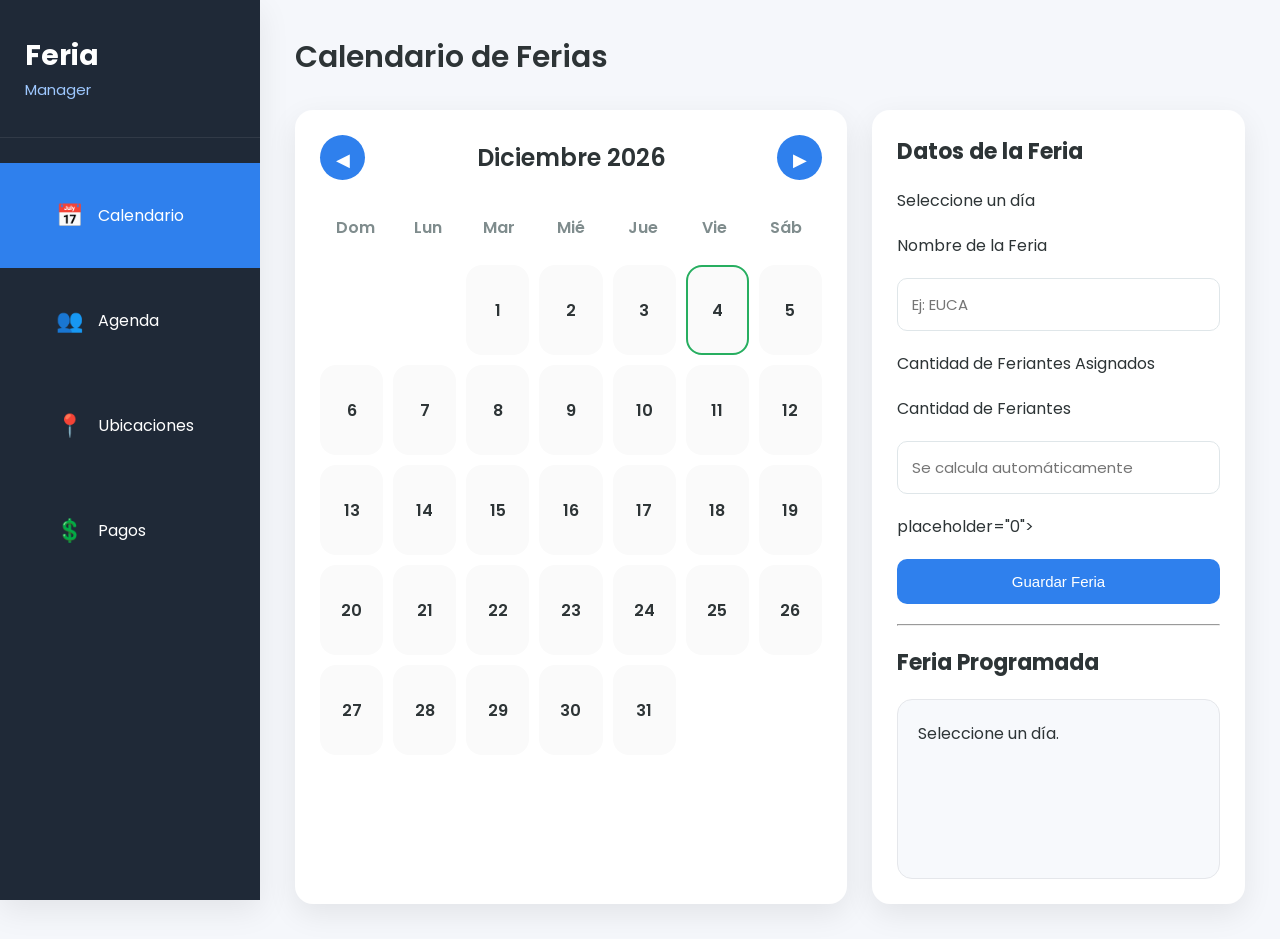
<file: index.html>
<!DOCTYPE html>
<html lang="es">

<head>

<meta charset="UTF-8">

<meta name="viewport" content="width=device-width, initial-scale=1.0">

<title>Feria Manager</title>

<link rel="stylesheet" href="css/style.css">

<link rel="preconnect" href="https://fonts.googleapis.com">

<link rel="preconnect" href="https://fonts.gstatic.com" crossorigin>

<link href="https://fonts.googleapis.com/css2?family=Poppins:wght@300;400;500;600;700&display=swap" rel="stylesheet">

</head>

<body>

<div class="app">

<!-- Menú -->

<aside class="sidebar" id="sidebar">

    <div class="logo">

        <h2>Feria</h2>

        <span>Manager</span>

    </div>

    <nav>

        <ul>

            <li id="menuCalendario">
                <a href="index.html">
                    <span>📅</span>
                    Calendario
                </a>
            </li>

            <li id="menuAgenda">
                <a href="agenda.html">
                    <span>👥</span>
                    Agenda
                </a>
            </li>

            <li id="menuUbicaciones">
                <a href="ubicaciones.html">
                    <span>📍</span>
                    Ubicaciones
                </a>
            </li>

            <li id="menuPagos">
                <a href="pagos.html">
                    <span>💲</span>
                    Pagos
                </a>
            </li>

        </ul>

    </nav>

</aside>

<!-- Contenido -->

<div class="contenido">

<header>

<div class="menu">

☰

</div>

<h1>

Calendario de Ferias

</h1>

</header>

<main>

<section class="tarjeta">

<div class="cabecera-calendario">

<button id="anterior">

◀

</button>

<h2 id="mesActual">

Julio 2026

</h2>

<button id="siguiente">

▶

</button>

</div>

<div class="dias-semana">

<div>Dom</div>

<div>Lun</div>

<div>Mar</div>

<div>Mié</div>

<div>Jue</div>

<div>Vie</div>

<div>Sáb</div>

</div>

<div id="calendario" class="calendario">

</div>

</section>

<section class="detalle">

    <h3>Datos de la Feria</h3>

    <p id="fechaSeleccionada">
    Seleccione un día
    </p>

    <label>Nombre de la Feria</label>

    <input
    type="text"
    id="nombreFeria"
    placeholder="Ej: EUCA">

    <label>Cantidad de Feriantes Asignados</label>
    <label>Cantidad de Feriantes</label>

    <input
    type="number"
    id="cantidadFeriantes"
    placeholder="Se calcula automáticamente"
    readonly>
    placeholder="0">

    <button id="guardarFeria">

    Guardar Feria

    </button>

    <hr>

    <h3>Feria Programada</h3>

    <div id="detalleDia">

    Seleccione un día.

    </div>

    </section>

</main>

</div>

</div>

<script src="css/js/storage.js"></script>

<script src="css/js/calendario.js"></script>

<script src="css/js/app.js"></script>
<script>

    document.getElementById("menuCalendario").classList.add("activo");

    </script>
</body>

</html>
</file>
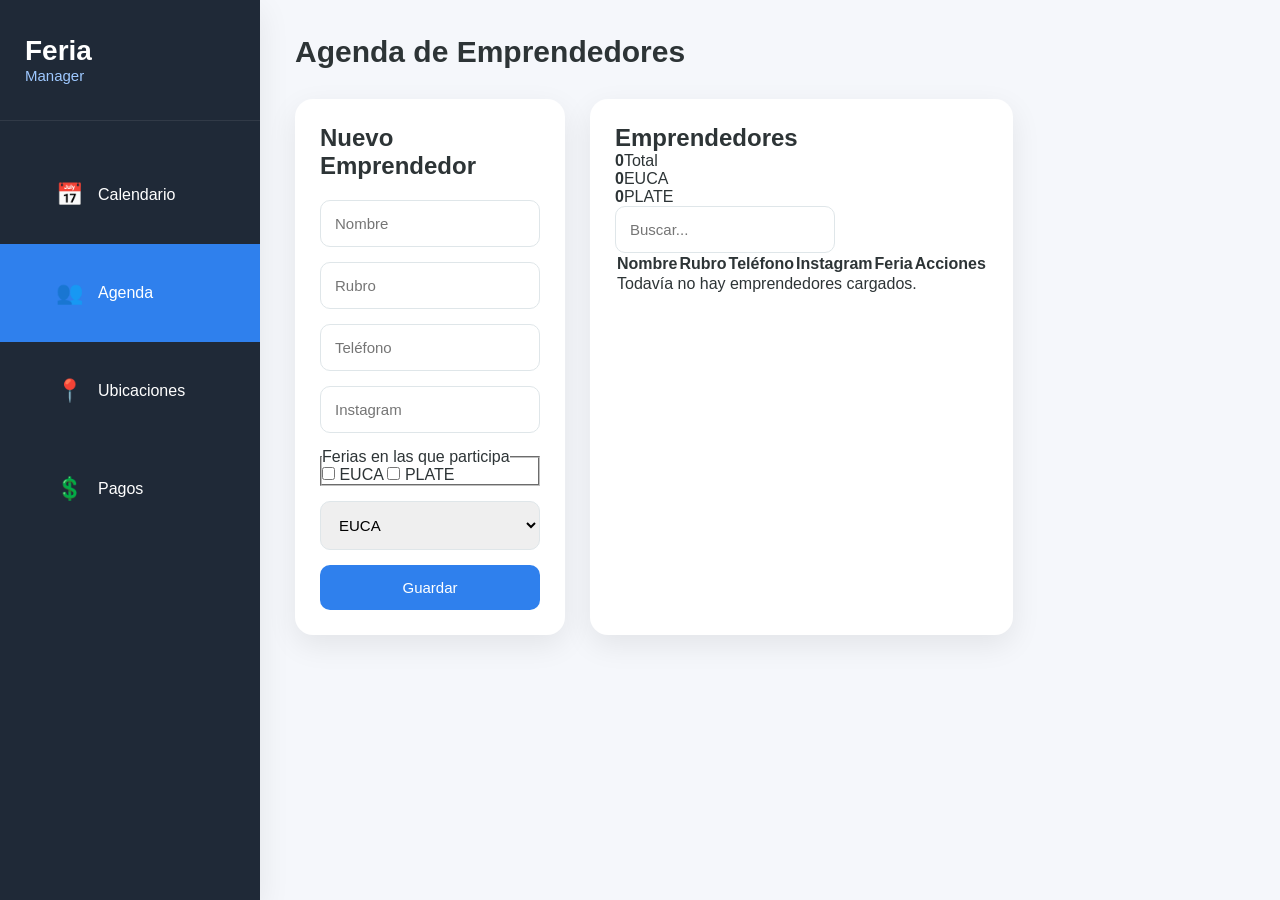
<file: agenda.html>
<!DOCTYPE html>
<html lang="es">

<head>

    <meta charset="UTF-8">

    <meta name="viewport" content="width=device-width, initial-scale=1.0">

    <title>Agenda</title>

    <link rel="stylesheet" href="css/style.css">

</head>

<body>
    <aside class="sidebar" id="sidebar">

        <div class="logo">

            <h2>Feria</h2>

            <span>Manager</span>

        </div>

        <nav>

            <ul>

                <li id="menuCalendario">
                    <a href="index.html">
                        <span>📅</span>
                        Calendario
                    </a>
                </li>

                <li id="menuAgenda">
                    <a href="agenda.html">
                        <span>👥</span>
                        Agenda
                    </a>
                </li>

                <li id="menuUbicaciones">
                    <a href="ubicaciones.html">
                        <span>📍</span>
                        Ubicaciones
                    </a>
                </li>

                <li id="menuPagos">
                    <a href="pagos.html">
                        <span>💲</span>
                        Pagos
                    </a>
                </li>

            </ul>

        </nav>

    </aside>

<div class="contenido">

<header>

<h1>Agenda de Emprendedores</h1>

</header>

<main class="agendaMain">
<main>

<section class="tarjeta">

<h2>Nuevo Emprendedor</h2>

<form id="formAgenda">

<input
type="text"
id="nombre"
placeholder="Nombre"
required>

<input
type="text"
id="rubro"
placeholder="Rubro">

<input
type="text"
id="telefono"
placeholder="Teléfono">

<input
type="text"
id="instagram"
placeholder="Instagram">

<fieldset class="feriasOpciones">

<legend>Ferias en las que participa</legend>

<label><input type="checkbox" name="feria" value="EUCA"> EUCA</label>

<label><input type="checkbox" name="feria" value="PLATE"> PLATE</label>

</fieldset>
<select id="feria">

<option value="EUCA">EUCA</option>

<option value="PLATE">PLATE</option>

</select>

<button type="submit">

Guardar

</button>

</form>

</section>

<section class="tarjeta">

<h2>Emprendedores</h2>

<div class="resumenAgenda" id="resumenAgenda"></div>

<input
type="text"
id="buscar"
placeholder="Buscar...">

<div class="tablaResponsive">

<table class="tablaAgenda">

<thead>

<tr>

<th>Nombre</th>

<th>Rubro</th>

<th>Teléfono</th>

<th>Instagram</th>

<th>Feria</th>

<th>Acciones</th>

</tr>

</thead>

<tbody id="listaAgenda"></tbody>

</table>

</div>
<div id="listaAgenda"></div>

</section>

</main>

</div>

<script src="css/js/storage.js"></script>

<script src="css/js/agenda.js"></script>
<script>

    document.getElementById("menuAgenda").classList.add("activo");

    </script>

</body>

</html>
</file>
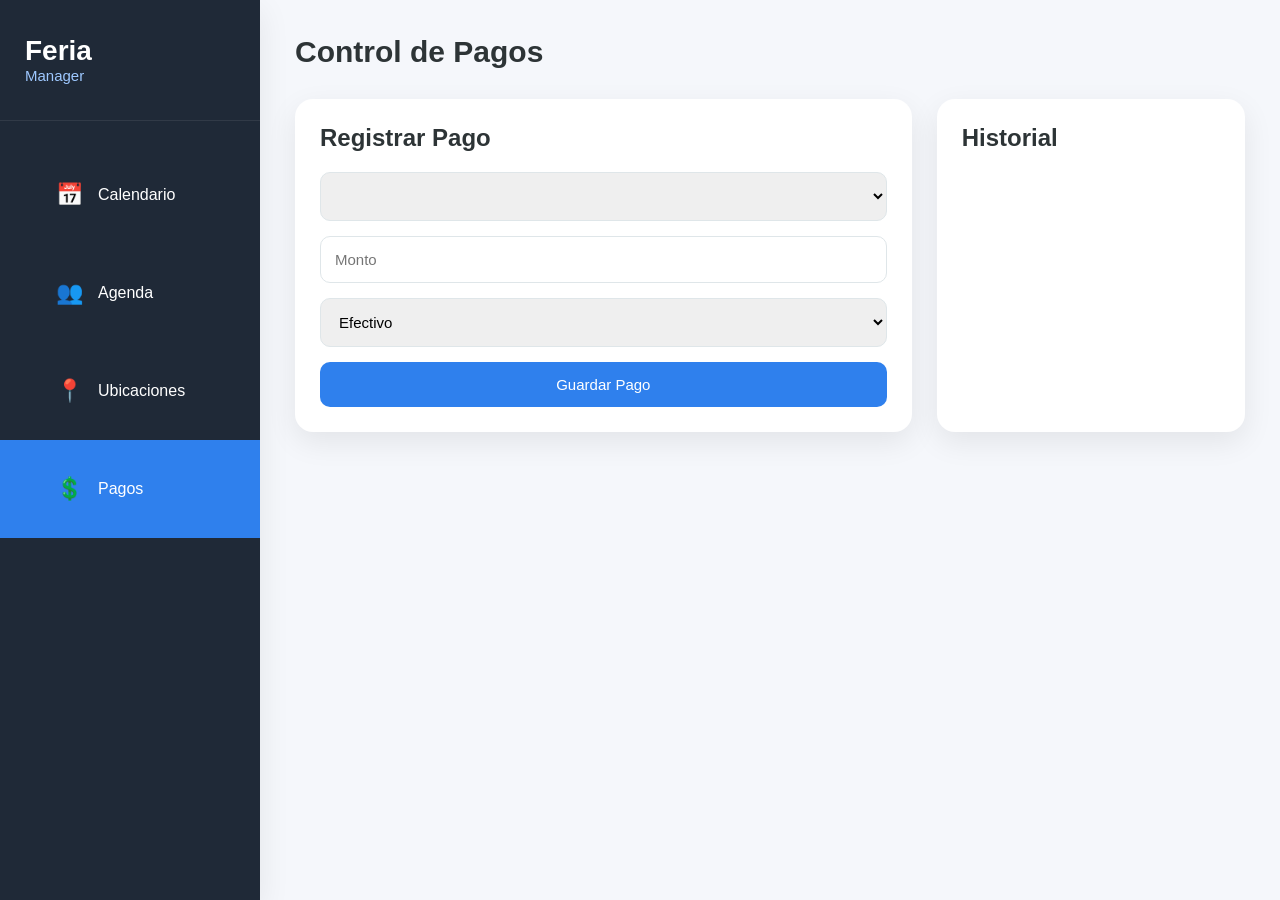
<file: pagos.html>
<!DOCTYPE html>
<html lang="es">

<head>

<meta charset="UTF-8">

<meta name="viewport" content="width=device-width, initial-scale=1.0">

<title>Pagos</title>

<link rel="stylesheet" href="css/style.css">

</head>

<body>
    <aside class="sidebar" id="sidebar">

        <div class="logo">

            <h2>Feria</h2>

            <span>Manager</span>

        </div>

        <nav>

            <ul>

                <li id="menuCalendario">
                    <a href="index.html">
                        <span>📅</span>
                        Calendario
                    </a>
                </li>

                <li id="menuAgenda">
                    <a href="agenda.html">
                        <span>👥</span>
                        Agenda
                    </a>
                </li>

                <li id="menuUbicaciones">
                    <a href="ubicaciones.html">
                        <span>📍</span>
                        Ubicaciones
                    </a>
                </li>

                <li id="menuPagos">
                    <a href="pagos.html">
                        <span>💲</span>
                        Pagos
                    </a>
                </li>

            </ul>

        </nav>

    </aside>
<div class="contenido">

<header>

<h1>Control de Pagos</h1>

</header>

<main>

<section class="tarjeta">

<h2>Registrar Pago</h2>

<form id="formPago">

<select id="emprendedorPago">

</select>

<input
type="number"
id="monto"
placeholder="Monto">

<select id="metodo">

<option>Efectivo</option>

<option>Transferencia</option>

</select>

<button type="submit">

Guardar Pago

</button>

</form>

</section>

<section class="tarjeta">

<h2>Historial</h2>

<div id="listaPagos">

</div>

</section>

</main>

</div>

<script src="css/js/storage.js"></script>

<script src="css/js/pagos.js"></script>

<script>

    document.getElementById("menuPagos").classList.add("activo");

    </script>
</body>

</html>
</file>
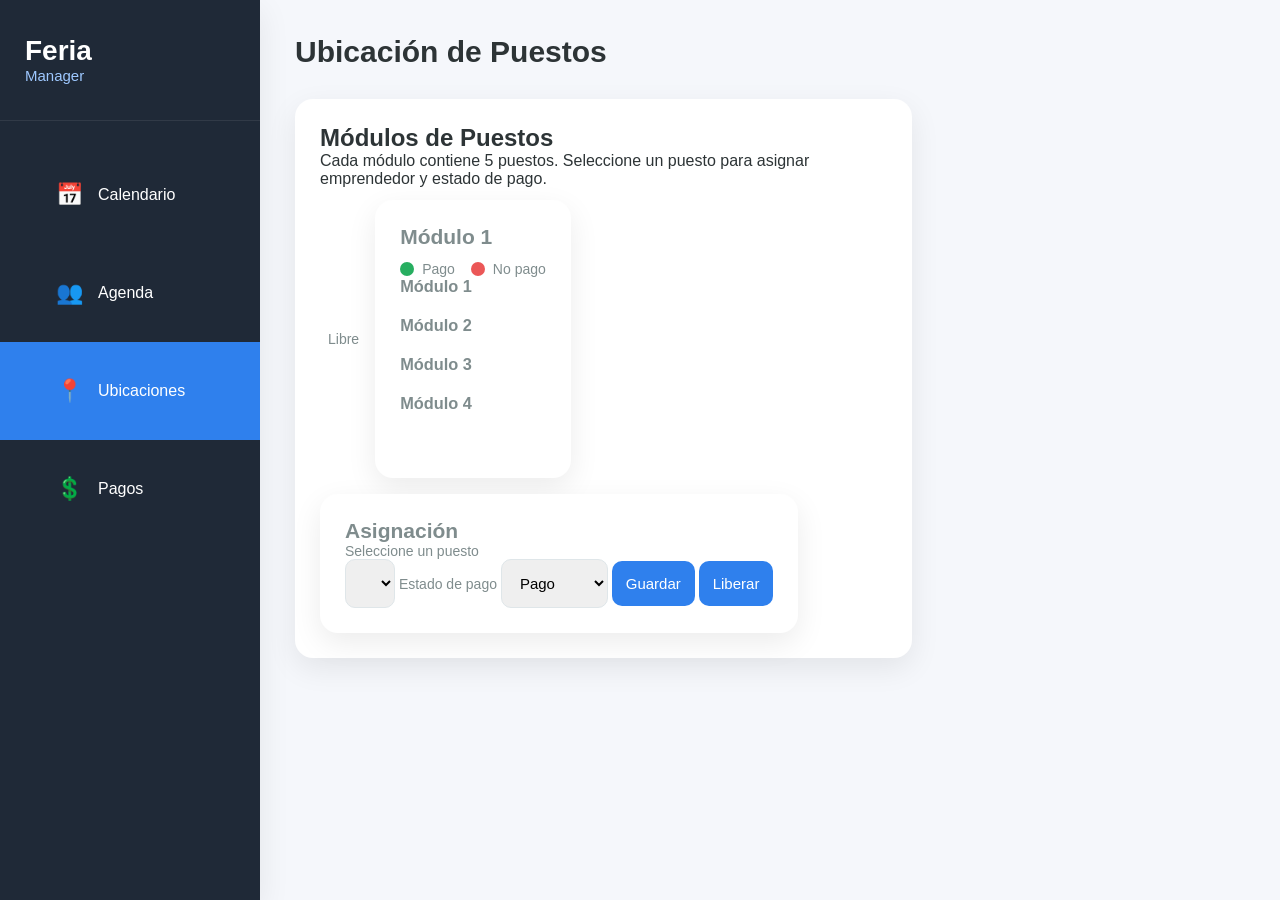
<file: ubicaciones.html>
<!DOCTYPE html>
<html lang="es">

<head>

<meta charset="UTF-8">

<meta name="viewport" content="width=device-width, initial-scale=1.0">

<title>Ubicaciones</title>

<link rel="stylesheet" href="css/style.css">

</head>

<body>
    <aside class="sidebar" id="sidebar">

        <div class="logo">

            <h2>Feria</h2>

            <span>Manager</span>

        </div>

        <nav>

            <ul>

                <li id="menuCalendario">
                    <a href="index.html">
                        <span>📅</span>
                        Calendario
                    </a>
                </li>

                <li id="menuAgenda">
                    <a href="agenda.html">
                        <span>👥</span>
                        Agenda
                    </a>
                </li>

                <li id="menuUbicaciones">
                    <a href="ubicaciones.html">
                        <span>📍</span>
                        Ubicaciones
                    </a>
                </li>

                <li id="menuPagos">
                    <a href="pagos.html">
                        <span>💲</span>
                        Pagos
                    </a>
                </li>

            </ul>

        </nav>

    </aside>

<div class="contenido">

<header>

<h1>Ubicación de Puestos</h1>

</header>

<main>

<section class="tarjeta tarjetaModulos">

<h2>Módulos de Puestos</h2>

<p class="ayudaModulos">Cada módulo contiene 5 puestos. Seleccione un puesto para asignar emprendedor y estado de pago.</p>

<div class="leyendaPuestos">

<span><strong class="colorLibre"></strong> Libre</span>

<section class="tarjeta">

<h2>Módulo 1</h2>

<div class="leyendaPuestos">

<span><strong class="colorPago"></strong> Pago</span>

<span><strong class="colorNoPago"></strong> No pago</span>

</div>

<div class="modulosPuestos">

<div class="moduloPuestos">

<h3>Módulo 1</h3>

<div class="gridPuestos" data-inicio="1" data-fin="5"></div>

</div>

<div class="moduloPuestos">

<h3>Módulo 2</h3>

<div class="gridPuestos" data-inicio="6" data-fin="10"></div>

</div>

<div class="moduloPuestos">

<h3>Módulo 3</h3>

<div class="gridPuestos" data-inicio="11" data-fin="15"></div>

</div>

<div class="moduloPuestos">

<h3>Módulo 4</h3>

<div class="gridPuestos" data-inicio="16" data-fin="20"></div>

</div>

</div>
<div class="gridPuestos" id="modulo1"></div>

</section>

<section class="tarjeta">

<h2>Asignación</h2>

<p id="puestoSeleccionado">

Seleccione un puesto

</p>

<select id="emprendedor">

</select>

<label for="estadoPago">Estado de pago</label>

<select id="estadoPago">

<option value="pago">Pago</option>

<option value="noPago">No pago</option>

</select>

<button id="guardarUbicacion">

Guardar</button>

<button id="liberarPuesto">

Liberar</button>

</section>

</main>

</div>

<script src="css/js/storage.js"></script>

<script src="css/js/ubicaciones.js"></script>
<script>

    document.getElementById("menuUbicaciones").classList.add("activo");

    </script>
</body>

</html>
</file>
<file: css/style.css>
/* ===========================
   FERIA MANAGER
   Hoja de estilos principal
=========================== */

*{
    margin:0;
    padding:0;
    box-sizing:border-box;
}

:root{

    --color-principal:#2F80ED;
    --color-principal-hover:#1769d6;

    --color-fondo:#f5f7fb;
    --color-menu:#1f2937;

    --color-blanco:#ffffff;

    --color-texto:#2d3436;
    --color-texto-claro:#7f8c8d;

    --color-borde:#e5e7eb;

    --sombra:0 10px 30px rgba(0,0,0,.08);

    --radio:18px;

    --transicion:.25s;

}

body{

    font-family:'Poppins',sans-serif;
    background:var(--color-fondo);
    color:var(--color-texto);

    overflow-x:hidden;

}

/* APP */

.app{

    display:flex;

    min-height:100vh;

}

/* MENU */

.sidebar{

    width:260px;

    background:var(--color-menu);

    color:white;

    display:flex;

    flex-direction:column;

    transition:.35s;

    box-shadow:var(--sombra);

    position:fixed;

    left:0;

    top:0;

    bottom:0;

    z-index:100;

}

.logo{

    padding:35px 25px;

    border-bottom:1px solid rgba(255,255,255,.08);

}

.logo h2{

    font-size:28px;

    font-weight:700;

}

.logo span{

    color:#9ec8ff;

    font-size:15px;

}

.sidebar ul{

    list-style:none;

    margin-top:25px;

}

.sidebar li{

    display:flex;

    align-items:center;

    gap:15px;

    padding:18px 28px;

    cursor:pointer;

    transition:var(--transicion);

    font-size:16px;

}

.sidebar li:hover{

    background:rgba(255,255,255,.08);

}

.sidebar li.activo{

    background:var(--color-principal);

}

.sidebar li span{

    font-size:22px;

}

/* CONTENIDO */

.contenido{

    flex:1;

    margin-left:260px;

    padding:35px;

}

/* HEADER */

header{

    display:flex;

    justify-content:space-between;

    align-items:center;

    margin-bottom:30px;

}

header h1{

    font-size:30px;

    font-weight:600;

}

.menu{

    display:none;

}

/* MAIN */

main{

    display:grid;

    grid-template-columns:2fr 1fr;

    gap:25px;

}
/* ==========================================
   TARJETAS
========================================== */

.tarjeta,
.detalle{

    background:var(--color-blanco);

    border-radius:var(--radio);

    box-shadow:var(--sombra);

    padding:25px;

    animation:aparecer .5s ease;

}

.detalle{

    display:flex;

    flex-direction:column;

    gap:20px;

    min-height:620px;

}

/* ==========================================
   CABECERA DEL CALENDARIO
========================================== */

.cabecera-calendario{

    display:flex;

    justify-content:space-between;

    align-items:center;

    margin-bottom:25px;

}

.cabecera-calendario h2{

    font-size:24px;

    font-weight:600;

}

.cabecera-calendario button{

    width:45px;

    height:45px;

    border:none;

    border-radius:50%;

    cursor:pointer;

    background:var(--color-principal);

    color:white;

    font-size:18px;

    transition:.25s;

}

.cabecera-calendario button:hover{

    background:var(--color-principal-hover);

    transform:scale(1.08);

}

/* ==========================================
   DÍAS DE LA SEMANA
========================================== */

.dias-semana{

    display:grid;

    grid-template-columns:repeat(7,1fr);

    margin-bottom:15px;

}

.dias-semana div{

    text-align:center;

    font-weight:600;

    color:var(--color-texto-claro);

    padding:10px;

}

/* ==========================================
   CALENDARIO
========================================== */

.calendario{

    display:grid;

    grid-template-columns:repeat(7,1fr);

    gap:10px;

}

.dia{

    height:90px;

    border-radius:16px;

    background:#fafafa;

    display:flex;

    justify-content:center;

    align-items:center;

    cursor:pointer;

    font-weight:600;

    border:2px solid transparent;

    transition:.25s;

    position:relative;

}

.dia:hover{

    transform:translateY(-4px);

    background:#eef5ff;

    border-color:var(--color-principal);

}

.vacio{

    background:transparent;

    pointer-events:none;

    box-shadow:none;

}

/* Día seleccionado */

.seleccionado{

    background:var(--color-principal);

    color:white;

}

/* Hoy */

.hoy{

    border:2px solid #27ae60;

}

/* ==========================================
   FERIAS
========================================== */

.euca{

    background:#27ae60 !important;

    color:white;

}

.plate{

    background:#e67e22 !important;

    color:white;

}

.euca::after{

    content:"E";

    position:absolute;

    bottom:6px;

    right:8px;

    font-size:12px;

    font-weight:bold;

}

.plate::after{

    content:"P";

    position:absolute;

    bottom:6px;

    right:8px;

    font-size:12px;

    font-weight:bold;

}

/* ==========================================
   PANEL DERECHO
========================================== */

.detalle h3{

    font-size:22px;

}

#detalleDia{

    background:#f7f9fc;

    border-radius:15px;

    padding:20px;

    min-height:180px;

    line-height:1.7;

    border:1px solid var(--color-borde);

}

.botones{

    display:flex;

    flex-direction:column;

    gap:15px;

}

.botones button{

    border:none;

    cursor:pointer;

    padding:16px;

    border-radius:14px;

    color:white;

    font-size:16px;

    font-weight:600;

    transition:.25s;

}

#btnEuca{

    background:#27ae60;

}

#btnPlate{

    background:#e67e22;

}

.botones button:hover{

    transform:translateY(-3px);

    box-shadow:0 10px 20px rgba(0,0,0,.15);

}

/* ==========================================
   ANIMACIONES
========================================== */

@keyframes aparecer{

    from{

        opacity:0;

        transform:translateY(20px);

    }

    to{

        opacity:1;

        transform:translateY(0);

    }

}

/* ==========================================
   SCROLL
========================================== */

::-webkit-scrollbar{

    width:10px;

}

::-webkit-scrollbar-thumb{

    background:var(--color-principal);

    border-radius:20px;

}

::-webkit-scrollbar-track{

    background:#edf2f7;

}

/* ==========================================
   RESPONSIVE
========================================== */

@media(max-width:1000px){

    main{

        grid-template-columns:1fr;

    }

    .detalle{

        min-height:auto;

    }

}

@media(max-width:768px){

    .sidebar{

        width:220px;

        transform:translateX(-100%);

    }

    .sidebar.abierto{

        transform:translateX(0);

    }

    .contenido{

        margin-left:0;

        padding:20px;

    }

    .menu{

        display:flex;

        align-items:center;

        justify-content:center;

        width:45px;

        height:45px;

        border-radius:10px;

        background:var(--color-principal);

        color:white;

        cursor:pointer;

        font-size:22px;

    }

    header{

        gap:15px;

    }

    header h1{

        font-size:22px;

    }

    .dia{

        height:65px;

        font-size:14px;

    }

}
/*==========================
FORMULARIOS
===========================*/

form{

    display:flex;
    
    flex-direction:column;
    
    gap:15px;
    
    margin-top:20px;
    
    }
    
    input,
    select{
    
    padding:14px;
    
    border:1px solid #dfe6e9;
    
    border-radius:10px;
    
    font-size:15px;
    
    font-family:Poppins,sans-serif;
    
    }
    
    button{
    
    padding:14px;
    
    border:none;
    
    border-radius:10px;
    
    background:#2F80ED;
    
    color:white;
    
    cursor:pointer;
    
    font-size:15px;
    
    transition:.25s;
    
    }
    
    button:hover{
    
    background:#1769d6;
    
    }
    
    .emprendedor,
    .pago{
    
    background:white;
    
    padding:15px;
    
    border-radius:12px;
    
    margin-bottom:15px;
    
    box-shadow:0 3px 10px rgba(0,0,0,.08);
    
    }
    
    .emprendedor h3,
    .pago h3{
    
    margin-bottom:8px;
    
    }
    
    .emprendedor button,
    .pago button{
    
    margin-top:10px;
    
    margin-right:10px;
    
    }
    .sidebar ul{

        list-style:none;
    
        margin-top:25px;
    
    }
    
    .sidebar li{
    
        transition:.25s;
    
    }
    
    .sidebar li a{
    
        display:flex;
    
        align-items:center;
    
        gap:15px;
    
        padding:18px 28px;
    
        color:white;
    
        text-decoration:none;
    
        font-size:16px;
    
    }
    
    .sidebar li:hover{
    
        background:rgba(255,255,255,.08);
    
    }
    
    .sidebar li.activo{
    
        background:#2F80ED;
    
    }
    
    .sidebar li span{
    
        font-size:22px;
    
    }
    .feria{

        background:#2F80ED;
        color:white;
    
    }
    
    .contenidoFeria{
    
        display:flex;
        flex-direction:column;
        justify-content:center;
        align-items:center;
        height:100%;
        gap:3px;
        text-align:center;
    
    }
    
    .contenidoFeria strong{
    
        font-size:18px;
    
    }
    
    .contenidoFeria small{
    
        font-size:11px;
        font-weight:600;
    
    }
    
    .contenidoFeria span{
    
        font-size:11px;
    
    }
/* ==========================================
   UBICACIONES
========================================== */

.gridPuestos{

    display:grid;
    grid-template-columns:repeat(auto-fit,minmax(90px,1fr));
    gap:12px;
    margin-top:20px;

}

.puesto{

    min-height:80px;
    border-radius:14px;
    background:#eef2f7;
    color:var(--color-texto);
    border:2px solid var(--color-borde);
    display:flex;
    flex-direction:column;
    justify-content:center;
    align-items:center;
    gap:6px;
    cursor:pointer;
    text-align:center;
    transition:var(--transicion);

}

.puesto:hover{

    transform:translateY(-3px);
    border-color:var(--color-principal);

}

.puesto small{

    max-width:100%;
    padding:0 6px;
    overflow:hidden;
    text-overflow:ellipsis;
    white-space:nowrap;
    font-size:11px;

}

.puestoPago{

    background:#27ae60;
    border-color:#219653;
    color:white;

}

.puestoNoPago{

    background:#eb5757;
    border-color:#c0392b;
    color:white;

}

.leyendaPuestos{

    display:flex;
    gap:16px;
    flex-wrap:wrap;
    margin-top:12px;
    color:var(--color-texto-claro);
    font-size:14px;

}

.leyendaPuestos span{

    display:flex;
    align-items:center;
    gap:8px;

}

.colorPago,
.colorNoPago{

    width:14px;
    height:14px;
    border-radius:50%;
    display:inline-block;

}

.colorPago{

    background:#27ae60;

}

.colorNoPago{

    background:#eb5757;

}

/* ==========================================
   AGENDA VISUAL

.resumenAgenda{

    display:grid;
    grid-template-columns:repeat(auto-fit,minmax(110px,1fr));
    gap:12px;
    margin:15px 0;

}

.resumenAgendaCard{

    background:#eef5ff;
    border:1px solid #d7e8ff;
    border-radius:14px;
    padding:14px;
    display:flex;
    flex-direction:column;
    gap:4px;

}

.resumenAgendaCard strong{

    color:var(--color-principal);
    font-size:24px;

}

.resumenAgendaCard span{

    color:var(--color-texto-claro);
    font-size:13px;

}

.tablaResponsive{

    width:100%;
    overflow-x:auto;
    margin-top:18px;

}

.tablaAgenda{

    width:100%;
    border-collapse:collapse;
    min-width:720px;

}

.tablaAgenda th,
.tablaAgenda td{

    padding:14px;
    border-bottom:1px solid var(--color-borde);
    text-align:left;
    vertical-align:middle;

}

.tablaAgenda th{

    background:#f7f9fc;
    color:var(--color-texto-claro);
    font-size:13px;
    text-transform:uppercase;
    letter-spacing:.04em;

}

.tablaAgenda tr:hover td{

    background:#fbfdff;

}

.tablaAgenda button{

    margin:4px 6px 4px 0;
    padding:10px 12px;

}

.btnEliminar{

    background:#eb5757;

}

.btnEliminar:hover{

    background:#c0392b;

}

.agendaVacia{

    color:var(--color-texto-claro);
    text-align:center !important;
    padding:30px !important;

}

/* ==========================================
   MODULOS DE PUESTOS

.tarjetaModulos{

    display:flex;
    flex-direction:column;

}

.ayudaModulos{

    color:var(--color-texto-claro);
    margin-top:8px;

}

.modulosPuestos{

    display:grid;
    grid-template-columns:repeat(auto-fit,minmax(220px,1fr));
    gap:18px;
    margin-top:20px;

}

.moduloPuestos{

    border:1px solid var(--color-borde);
    border-radius:16px;
    padding:16px;
    background:#fbfdff;

}

.moduloPuestos h3{

    margin-bottom:12px;
    color:var(--color-principal);

}

.moduloPuestos .gridPuestos{

    grid-template-columns:repeat(5,minmax(0,1fr));
    gap:8px;
    margin-top:0;

}

.moduloPuestos .puesto{

    min-height:78px;

}

.puestoSeleccionado{

    outline:3px solid #f2c94c;
    outline-offset:3px;

}

.colorLibre{

    width:14px;
    height:14px;
    border-radius:50%;
    display:inline-block;
    background:#eef2f7;
    border:1px solid var(--color-borde);

}

.agendaMain{

    grid-template-columns:minmax(280px,.8fr) minmax(520px,1.6fr);

}

@media(max-width:1000px){

    .agendaMain{

        grid-template-columns:1fr;

    }

}

/* ==========================================
   FERIAS MULTIPLE SELECCION

.feriasOpciones{

    border:1px solid var(--color-borde);
    border-radius:12px;
    padding:14px;
    display:flex;
    flex-direction:column;
    gap:10px;

}

.feriasOpciones legend{

    padding:0 6px;
    color:var(--color-texto-claro);
    font-size:13px;

}

.feriasOpciones label{

    display:flex;
    align-items:center;
    gap:8px;
    cursor:pointer;

}

.feriasOpciones input{

    width:auto;

}

input[readonly]{

    background:#f7f9fc;
    color:var(--color-texto-claro);
    cursor:not-allowed;

}
</file>
